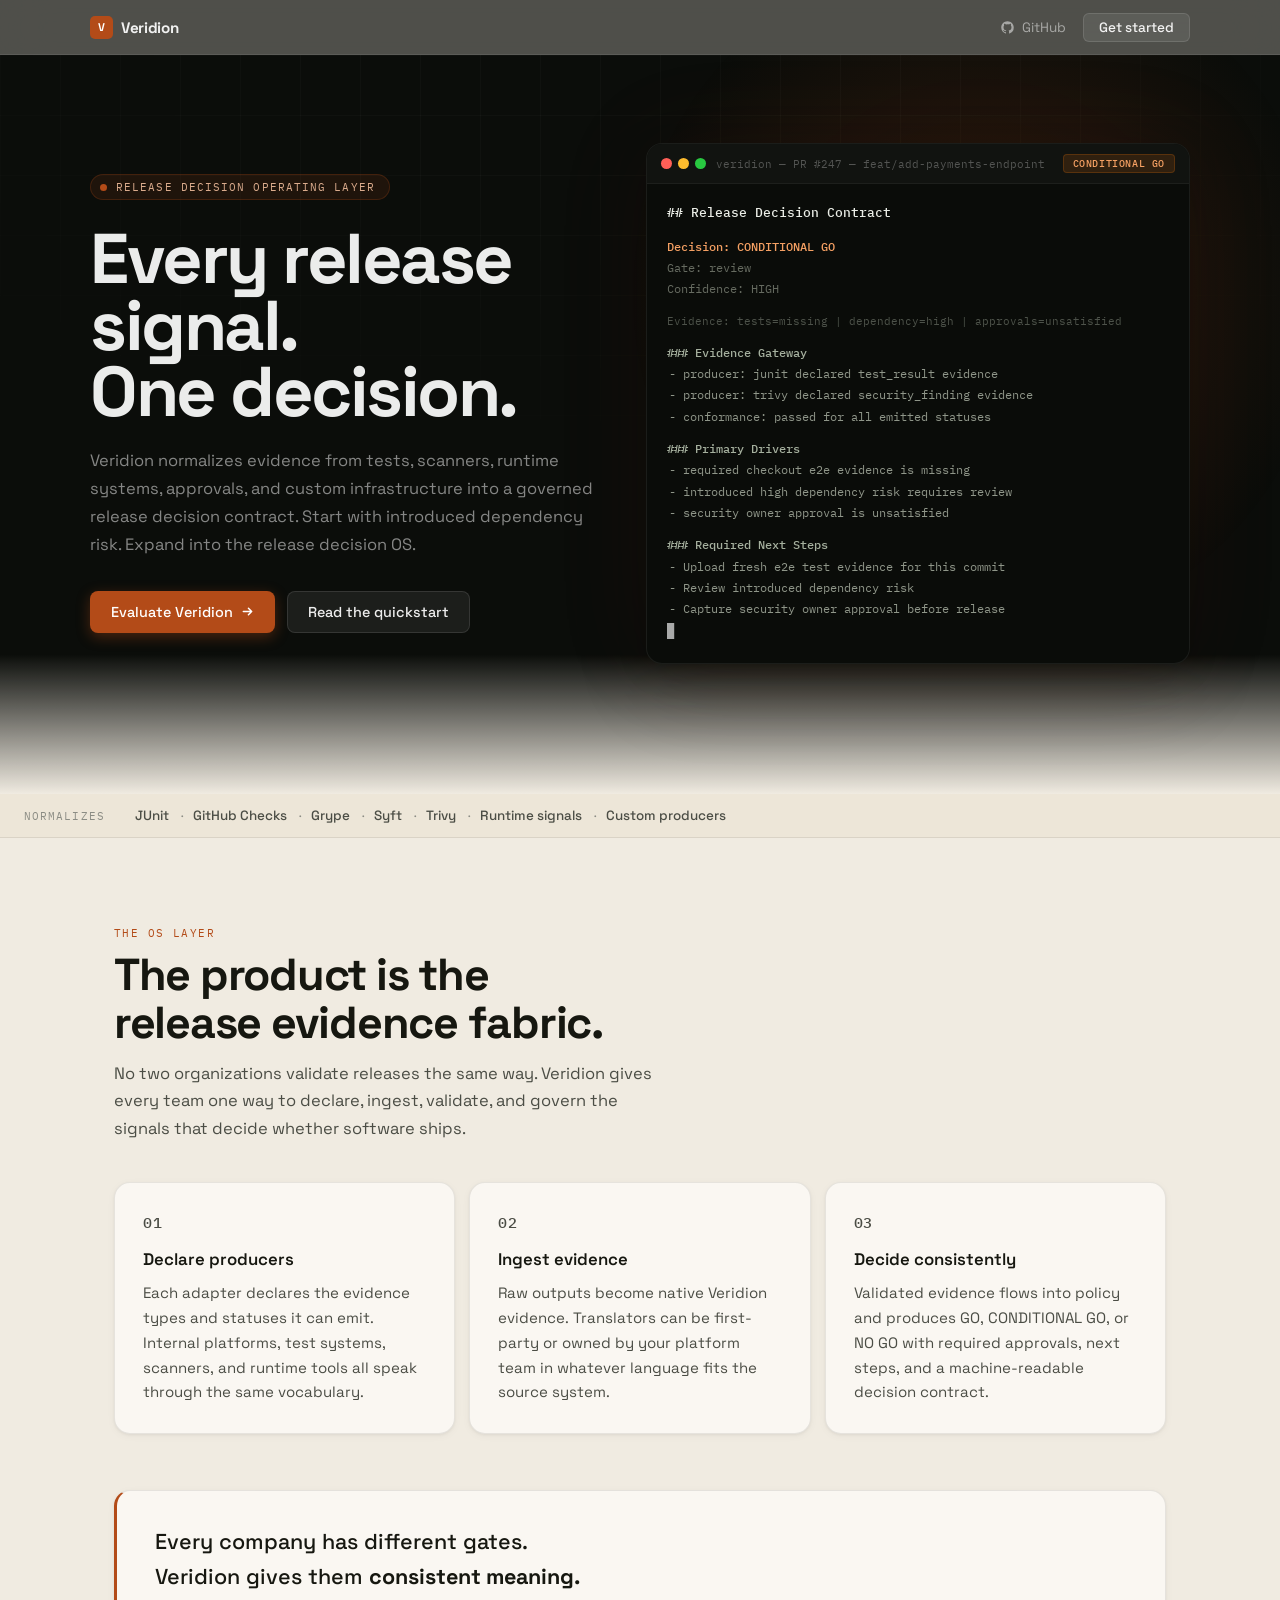
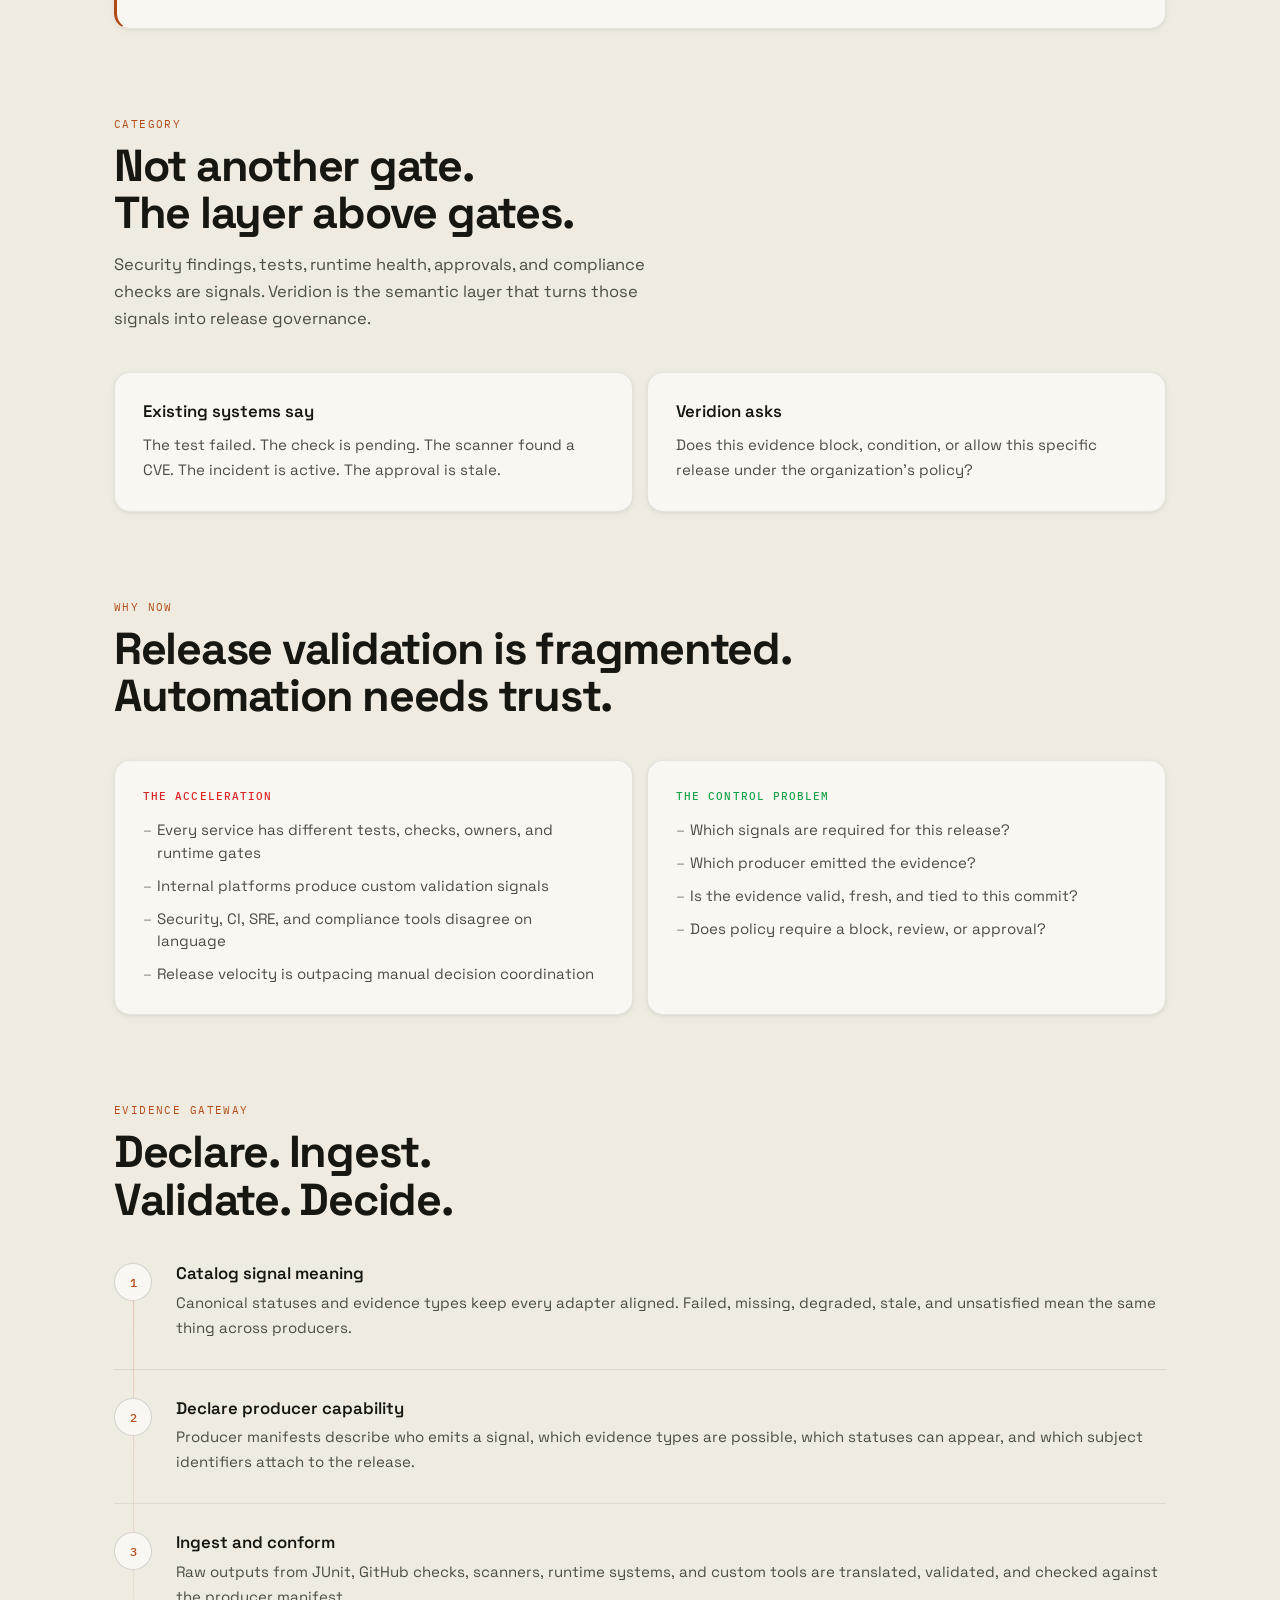
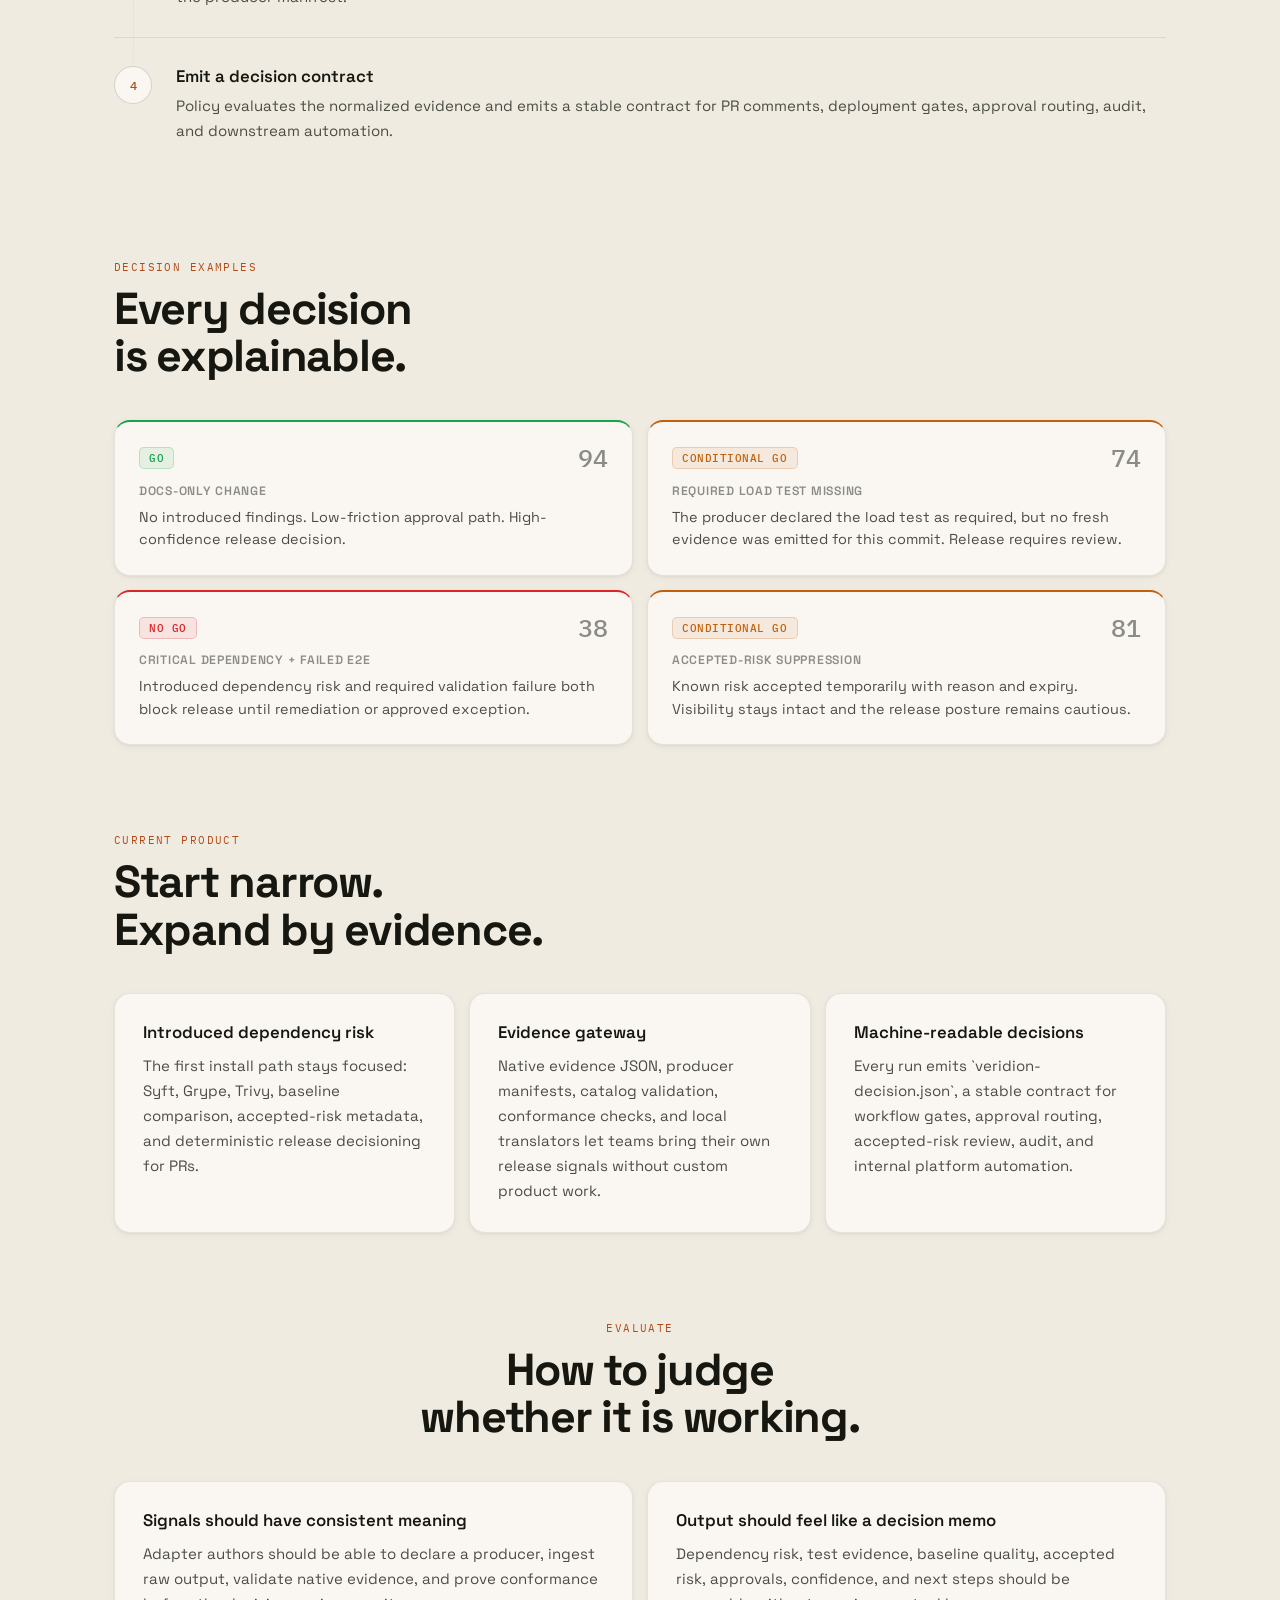
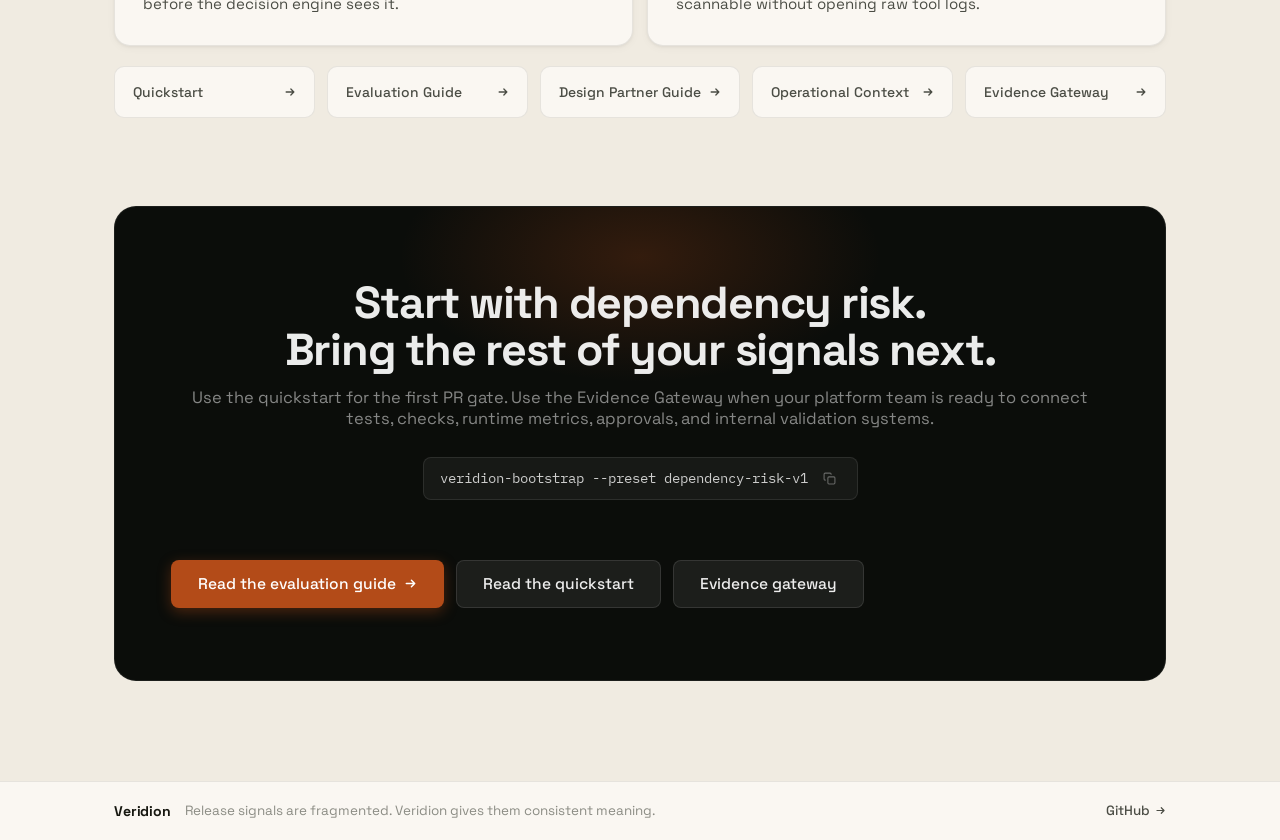
<file: site/index.html>
<!DOCTYPE html>
<html lang="en">
<head>
  <meta charset="utf-8" />
  <meta name="viewport" content="width=device-width, initial-scale=1" />
  <title>Veridion | The Release Decision Operating Layer</title>
  <meta name="description" content="Veridion normalizes release evidence from tests, scanners, runtime systems, approvals, and custom infrastructure into one governed GO, CONDITIONAL GO, or NO GO decision." />
  <meta property="og:title" content="Veridion | The Release Decision Operating Layer" />
  <meta property="og:description" content="Every organization validates releases differently. Veridion turns those signals into one consistent release decision contract." />
  <meta property="og:type" content="website" />
  <link rel="preconnect" href="https://fonts.googleapis.com" />
  <link rel="preconnect" href="https://fonts.gstatic.com" crossorigin />
  <link href="https://fonts.googleapis.com/css2?family=IBM+Plex+Mono:wght@400;500&family=Space+Grotesk:wght@300;400;500;600;700&display=swap" rel="stylesheet" />
  <link rel="stylesheet" href="styles.css" />
</head>
<body>

<!-- NAV -->
<nav class="nav" id="nav">
  <div class="nav-inner">
    <a href="/" class="nav-brand">
      <span class="nav-logo" aria-hidden="true">V</span>
      Veridion
    </a>
    <div class="nav-right">
      <a href="https://github.com/veridionhq/veridion" class="nav-link" target="_blank" rel="noopener noreferrer">
        <svg width="15" height="15" viewBox="0 0 24 24" fill="currentColor" aria-hidden="true"><path d="M12 2C6.477 2 2 6.484 2 12.017c0 4.425 2.865 8.18 6.839 9.504.5.092.682-.217.682-.483 0-.237-.008-.868-.013-1.703-2.782.605-3.369-1.343-3.369-1.343-.454-1.158-1.11-1.466-1.11-1.466-.908-.62.069-.608.069-.608 1.003.07 1.531 1.032 1.531 1.032.892 1.53 2.341 1.088 2.91.832.092-.647.35-1.088.636-1.338-2.22-.253-4.555-1.113-4.555-4.951 0-1.093.39-1.988 1.029-2.688-.103-.253-.446-1.272.098-2.65 0 0 .84-.27 2.75 1.026A9.564 9.564 0 0112 6.844c.85.004 1.705.115 2.504.337 1.909-1.296 2.747-1.027 2.747-1.027.546 1.379.202 2.398.1 2.651.64.7 1.028 1.595 1.028 2.688 0 3.848-2.339 4.695-4.566 4.943.359.309.678.92.678 1.855 0 1.338-.012 2.419-.012 2.747 0 .268.18.58.688.482A10.019 10.019 0 0022 12.017C22 6.484 17.522 2 12 2z"/></svg>
        GitHub
      </a>
      <a href="/docs/quickstart" class="nav-cta">Get started</a>
    </div>
  </div>
</nav>

<!-- HERO -->
<section class="hero">
  <div class="hero-glow" aria-hidden="true"></div>
  <div class="hero-grid-overlay" aria-hidden="true"></div>
  <div class="hero-inner">
    <div class="hero-copy">
      <div class="hero-badge">
        <span class="badge-dot" aria-hidden="true"></span>
        Release Decision Operating Layer
      </div>
      <h1>Every release signal.<br>One decision.</h1>
      <p class="hero-sub">
        Veridion normalizes evidence from tests, scanners, runtime systems, approvals, and custom infrastructure into a governed release decision contract.
        Start with introduced dependency risk. Expand into the release decision OS.
      </p>
      <div class="hero-actions">
        <a href="/docs/evaluation" class="btn btn--primary">
          Evaluate Veridion
          <svg width="13" height="13" viewBox="0 0 14 14" fill="none" aria-hidden="true"><path d="M2.5 7h9M8 3.5 11.5 7 8 10.5" stroke="currentColor" stroke-width="1.6" stroke-linecap="round" stroke-linejoin="round"/></svg>
        </a>
        <a href="/docs/quickstart" class="btn btn--ghost">
          Read the quickstart
        </a>
      </div>
    </div>

    <div class="hero-terminal" id="hero-terminal" aria-label="Example Veridion RDI output for a pull request">
      <div class="terminal-bar">
        <div class="terminal-dots" aria-hidden="true">
          <span></span><span></span><span></span>
        </div>
        <span class="terminal-title">veridion &mdash; PR #247 &mdash; feat/add-payments-endpoint</span>
        <span class="terminal-badge terminal-badge--conditional">CONDITIONAL GO</span>
      </div>
      <div class="terminal-body" id="terminal-body" aria-live="polite"></div>
    </div>
  </div>
</section>

<!-- SIGNAL BAR -->
<div class="scanner-bar" aria-label="Supported release evidence sources">
  <span class="scanner-label">Normalizes</span>
  <ul class="scanner-list" role="list">
    <li>JUnit</li>
    <li>GitHub Checks</li>
    <li>Grype</li>
    <li>Syft</li>
    <li>Trivy</li>
    <li>Runtime signals</li>
    <li>Custom producers</li>
  </ul>
</div>

<!-- MAIN CONTENT -->
<main>

  <!-- THE OS -->
  <section class="content-section reveal" aria-labelledby="wedge-heading">
    <div class="section-meta">
      <p class="eyebrow">The OS layer</p>
      <h2 id="wedge-heading">The product is the<br>release evidence fabric.</h2>
      <p class="section-intro">No two organizations validate releases the same way. Veridion gives every team one way to declare, ingest, validate, and govern the signals that decide whether software ships.</p>
    </div>
    <div class="cards-3">
      <article class="card reveal-child">
        <p class="card-num" aria-hidden="true">01</p>
        <h3>Declare producers</h3>
        <p>Each adapter declares the evidence types and statuses it can emit. Internal platforms, test systems, scanners, and runtime tools all speak through the same vocabulary.</p>
      </article>
      <article class="card reveal-child">
        <p class="card-num" aria-hidden="true">02</p>
        <h3>Ingest evidence</h3>
        <p>Raw outputs become native Veridion evidence. Translators can be first-party or owned by your platform team in whatever language fits the source system.</p>
      </article>
      <article class="card reveal-child">
        <p class="card-num" aria-hidden="true">03</p>
        <h3>Decide consistently</h3>
        <p>Validated evidence flows into policy and produces GO, CONDITIONAL GO, or NO GO with required approvals, next steps, and a machine-readable decision contract.</p>
      </article>
    </div>
  </section>

  <!-- STATEMENT BAND -->
  <div class="statement reveal">
    <p>Every company has different gates.<br>Veridion gives them <strong>consistent meaning.</strong></p>
  </div>

  <section class="content-section reveal" aria-labelledby="difference-heading">
    <div class="section-meta">
      <p class="eyebrow">Category</p>
      <h2 id="difference-heading">Not another gate.<br>The layer above gates.</h2>
      <p class="section-intro">Security findings, tests, runtime health, approvals, and compliance checks are signals. Veridion is the semantic layer that turns those signals into release governance.</p>
    </div>
    <div class="cards-2">
      <article class="card reveal-child">
        <h3>Existing systems say</h3>
        <p>The test failed. The check is pending. The scanner found a CVE. The incident is active. The approval is stale.</p>
      </article>
      <article class="card reveal-child">
        <h3>Veridion asks</h3>
        <p>Does this evidence block, condition, or allow this specific release under the organization’s policy?</p>
      </article>
    </div>
  </section>

  <!-- WHY NOW -->
  <section class="content-section reveal" aria-labelledby="why-heading">
    <div class="section-meta">
      <p class="eyebrow">Why now</p>
      <h2 id="why-heading">Release validation is fragmented.<br>Automation needs trust.</h2>
    </div>
    <div class="cards-2">
      <article class="tension-card tension-card--accel reveal-child">
        <p class="tension-label">The acceleration</p>
        <ul role="list">
          <li>Every service has different tests, checks, owners, and runtime gates</li>
          <li>Internal platforms produce custom validation signals</li>
          <li>Security, CI, SRE, and compliance tools disagree on language</li>
          <li>Release velocity is outpacing manual decision coordination</li>
        </ul>
      </article>
      <article class="tension-card tension-card--control reveal-child">
        <p class="tension-label">The control problem</p>
        <ul role="list">
          <li>Which signals are required for this release?</li>
          <li>Which producer emitted the evidence?</li>
          <li>Is the evidence valid, fresh, and tied to this commit?</li>
          <li>Does policy require a block, review, or approval?</li>
        </ul>
      </article>
    </div>
  </section>

  <!-- HOW IT WORKS -->
  <section class="content-section reveal" aria-labelledby="how-heading">
    <div class="section-meta">
      <p class="eyebrow">Evidence gateway</p>
      <h2 id="how-heading">Declare. Ingest.<br>Validate. Decide.</h2>
    </div>
    <ol class="steps" role="list">
      <li class="step reveal-child">
        <div class="step-num" aria-hidden="true">1</div>
        <div class="step-body">
          <h3>Catalog signal meaning</h3>
          <p>Canonical statuses and evidence types keep every adapter aligned. Failed, missing, degraded, stale, and unsatisfied mean the same thing across producers.</p>
        </div>
      </li>
      <li class="step reveal-child">
        <div class="step-num" aria-hidden="true">2</div>
        <div class="step-body">
          <h3>Declare producer capability</h3>
          <p>Producer manifests describe who emits a signal, which evidence types are possible, which statuses can appear, and which subject identifiers attach to the release.</p>
        </div>
      </li>
      <li class="step reveal-child">
        <div class="step-num" aria-hidden="true">3</div>
        <div class="step-body">
          <h3>Ingest and conform</h3>
          <p>Raw outputs from JUnit, GitHub checks, scanners, runtime systems, and custom tools are translated, validated, and checked against the producer manifest.</p>
        </div>
      </li>
      <li class="step reveal-child">
        <div class="step-num" aria-hidden="true">4</div>
        <div class="step-body">
          <h3>Emit a decision contract</h3>
          <p>Policy evaluates the normalized evidence and emits a stable contract for PR comments, deployment gates, approval routing, audit, and downstream automation.</p>
        </div>
      </li>
    </ol>
  </section>

  <!-- DECISION EXAMPLES -->
  <section class="content-section reveal" aria-labelledby="decisions-heading">
    <div class="section-meta">
      <p class="eyebrow">Decision examples</p>
      <h2 id="decisions-heading">Every decision<br>is explainable.</h2>
    </div>
    <div class="decisions">
      <article class="decision-card decision-card--go reveal-child">
        <div class="decision-top">
          <span class="decision-verdict decision-verdict--go">GO</span>
          <span class="decision-score" aria-label="Score 94">94</span>
        </div>
        <p class="decision-scenario">Docs-only change</p>
        <p class="decision-body">No introduced findings. Low-friction approval path. High-confidence release decision.</p>
      </article>
      <article class="decision-card decision-card--conditional reveal-child">
        <div class="decision-top">
          <span class="decision-verdict decision-verdict--conditional">CONDITIONAL GO</span>
          <span class="decision-score" aria-label="Score 74">74</span>
        </div>
        <p class="decision-scenario">Required load test missing</p>
        <p class="decision-body">The producer declared the load test as required, but no fresh evidence was emitted for this commit. Release requires review.</p>
      </article>
      <article class="decision-card decision-card--nogo reveal-child">
        <div class="decision-top">
          <span class="decision-verdict decision-verdict--nogo">NO GO</span>
          <span class="decision-score" aria-label="Score 38">38</span>
        </div>
        <p class="decision-scenario">Critical dependency + failed e2e</p>
        <p class="decision-body">Introduced dependency risk and required validation failure both block release until remediation or approved exception.</p>
      </article>
      <article class="decision-card decision-card--conditional reveal-child">
        <div class="decision-top">
          <span class="decision-verdict decision-verdict--conditional">CONDITIONAL GO</span>
          <span class="decision-score" aria-label="Score 81">81</span>
        </div>
        <p class="decision-scenario">Accepted-risk suppression</p>
        <p class="decision-body">Known risk accepted temporarily with reason and expiry. Visibility stays intact and the release posture remains cautious.</p>
      </article>
    </div>
  </section>

  <!-- MVP FEATURES -->
  <section class="content-section reveal" aria-labelledby="mvp-heading">
    <div class="section-meta">
      <p class="eyebrow">Current product</p>
      <h2 id="mvp-heading">Start narrow.<br>Expand by evidence.</h2>
    </div>
    <div class="cards-3">
      <article class="card reveal-child">
        <h3>Introduced dependency risk</h3>
        <p>The first install path stays focused: Syft, Grype, Trivy, baseline comparison, accepted-risk metadata, and deterministic release decisioning for PRs.</p>
      </article>
      <article class="card reveal-child">
        <h3>Evidence gateway</h3>
        <p>Native evidence JSON, producer manifests, catalog validation, conformance checks, and local translators let teams bring their own release signals without custom product work.</p>
      </article>
      <article class="card reveal-child">
        <h3>Machine-readable decisions</h3>
        <p>Every run emits `veridion-decision.json`, a stable contract for workflow gates, approval routing, accepted-risk review, audit, and internal platform automation.</p>
      </article>
    </div>
  </section>

  <!-- EVALUATE -->
  <section class="content-section reveal" aria-labelledby="eval-heading">
    <div class="section-meta section-meta--centered">
      <p class="eyebrow">Evaluate</p>
      <h2 id="eval-heading">How to judge<br>whether it is working.</h2>
    </div>
    <div class="cards-2">
      <article class="card reveal-child">
        <h3>Signals should have consistent meaning</h3>
        <p>Adapter authors should be able to declare a producer, ingest raw output, validate native evidence, and prove conformance before the decision engine sees it.</p>
      </article>
      <article class="card reveal-child">
        <h3>Output should feel like a decision memo</h3>
        <p>Dependency risk, test evidence, baseline quality, accepted risk, approvals, confidence, and next steps should be scannable without opening raw tool logs.</p>
      </article>
    </div>
    <div class="doc-links reveal-child" role="list">
      <a href="/docs/quickstart" class="doc-link" role="listitem">
        Quickstart
        <svg width="12" height="12" viewBox="0 0 14 14" fill="none" aria-hidden="true"><path d="M2.5 7h9M8 3.5 11.5 7 8 10.5" stroke="currentColor" stroke-width="1.5" stroke-linecap="round" stroke-linejoin="round"/></svg>
      </a>
      <a href="/docs/evaluation" class="doc-link" role="listitem">
        Evaluation Guide
        <svg width="12" height="12" viewBox="0 0 14 14" fill="none" aria-hidden="true"><path d="M2.5 7h9M8 3.5 11.5 7 8 10.5" stroke="currentColor" stroke-width="1.5" stroke-linecap="round" stroke-linejoin="round"/></svg>
      </a>
      <a href="/docs/design-partner" class="doc-link" role="listitem">
        Design Partner Guide
        <svg width="12" height="12" viewBox="0 0 14 14" fill="none" aria-hidden="true"><path d="M2.5 7h9M8 3.5 11.5 7 8 10.5" stroke="currentColor" stroke-width="1.5" stroke-linecap="round" stroke-linejoin="round"/></svg>
      </a>
      <a href="/docs/operational-context" class="doc-link" role="listitem">
        Operational Context
        <svg width="12" height="12" viewBox="0 0 14 14" fill="none" aria-hidden="true"><path d="M2.5 7h9M8 3.5 11.5 7 8 10.5" stroke="currentColor" stroke-width="1.5" stroke-linecap="round" stroke-linejoin="round"/></svg>
      </a>
      <a href="/docs/evidence-gateway" class="doc-link" role="listitem">
        Evidence Gateway
        <svg width="12" height="12" viewBox="0 0 14 14" fill="none" aria-hidden="true"><path d="M2.5 7h9M8 3.5 11.5 7 8 10.5" stroke="currentColor" stroke-width="1.5" stroke-linecap="round" stroke-linejoin="round"/></svg>
      </a>
    </div>
  </section>

  <!-- CTA -->
  <section class="cta-section reveal" id="quickstart" aria-labelledby="cta-heading">
    <div class="cta-inner">
      <div class="cta-glow" aria-hidden="true"></div>
      <h2 id="cta-heading">Start with dependency risk.<br>Bring the rest of your signals next.</h2>
      <p>Use the quickstart for the first PR gate. Use the Evidence Gateway when your platform team is ready to connect tests, checks, runtime metrics, approvals, and internal validation systems.</p>
      <div class="cta-code" role="group" aria-label="Bootstrap command">
        <code id="cta-code-text">veridion-bootstrap --preset dependency-risk-v1</code>
        <button class="copy-btn" id="copy-btn" aria-label="Copy command to clipboard" title="Copy">
          <svg class="icon-copy" width="13" height="13" viewBox="0 0 24 24" fill="none" stroke="currentColor" stroke-width="2" aria-hidden="true"><rect x="9" y="9" width="13" height="13" rx="2"/><path d="M5 15H4a2 2 0 01-2-2V4a2 2 0 012-2h9a2 2 0 012 2v1"/></svg>
          <svg class="icon-check" width="13" height="13" viewBox="0 0 24 24" fill="none" stroke="currentColor" stroke-width="2.5" aria-hidden="true"><path d="M20 6L9 17l-5-5" stroke-linecap="round" stroke-linejoin="round"/></svg>
        </button>
      </div>
      <div class="hero-actions">
        <a href="/docs/evaluation" class="btn btn--primary btn--large">
          Read the evaluation guide
          <svg width="13" height="13" viewBox="0 0 14 14" fill="none" aria-hidden="true"><path d="M2.5 7h9M8 3.5 11.5 7 8 10.5" stroke="currentColor" stroke-width="1.6" stroke-linecap="round" stroke-linejoin="round"/></svg>
        </a>
        <a href="/docs/quickstart" class="btn btn--ghost btn--large">
          Read the quickstart
        </a>
        <a href="/docs/evidence-gateway" class="btn btn--ghost btn--large">
          Evidence gateway
        </a>
      </div>
    </div>
  </section>

</main>

<!-- FOOTER -->
<footer class="footer">
  <div class="footer-inner">
    <span class="footer-brand">Veridion</span>
    <span class="footer-tagline">Release signals are fragmented. Veridion gives them consistent meaning.</span>
    <a href="https://github.com/veridionhq/veridion" class="footer-gh" target="_blank" rel="noopener noreferrer">
      GitHub
      <svg width="11" height="11" viewBox="0 0 14 14" fill="none" aria-hidden="true"><path d="M2.5 7h9M8 3.5 11.5 7 8 10.5" stroke="currentColor" stroke-width="1.5" stroke-linecap="round" stroke-linejoin="round"/></svg>
    </a>
  </div>
</footer>

<script>
(function () {
  'use strict';

  // ── Terminal animation ──────────────────────────────────────────
  var LINES = [
    { t: '## Release Decision Contract', c: 'h2' },
    { t: '', c: 'blank' },
    { t: 'Decision:   CONDITIONAL GO', c: 'decision-cond' },
    { t: 'Gate:       review', c: 'kv' },
    { t: 'Confidence: HIGH', c: 'kv' },
    { t: '', c: 'blank' },
    { t: 'Evidence: tests=missing | dependency=high | approvals=unsatisfied', c: 'summary' },
    { t: '', c: 'blank' },
    { t: '### Evidence Gateway', c: 'h3' },
    { t: '- producer: junit declared test_result evidence', c: 'li' },
    { t: '- producer: trivy declared security_finding evidence', c: 'li' },
    { t: '- conformance: passed for all emitted statuses', c: 'li' },
    { t: '', c: 'blank' },
    { t: '### Primary Drivers', c: 'h3' },
    { t: '- required checkout e2e evidence is missing', c: 'li' },
    { t: '- introduced high dependency risk requires review', c: 'li' },
    { t: '- security owner approval is unsatisfied', c: 'li' },
    { t: '', c: 'blank' },
    { t: '### Required Next Steps', c: 'h3' },
    { t: '- Upload fresh e2e test evidence for this commit', c: 'li' },
    { t: '- Review introduced dependency risk', c: 'li' },
    { t: '- Capture security owner approval before release', c: 'li' },
  ];

  var terminalBody = document.getElementById('terminal-body');
  var terminalStarted = false;

  function renderTerminal() {
    if (terminalStarted) return;
    terminalStarted = true;
    terminalBody.innerHTML = '';

    LINES.forEach(function (line, i) {
      var el = document.createElement('div');
      el.className = 'tl tl--' + line.c;
      el.textContent = line.t || '\u00a0';
      el.style.animationDelay = (i * 65) + 'ms';
      terminalBody.appendChild(el);
    });

    var cursor = document.createElement('span');
    cursor.className = 'terminal-cursor';
    cursor.setAttribute('aria-hidden', 'true');
    cursor.textContent = '\u2588';
    terminalBody.appendChild(cursor);
  }

  var tObs = new IntersectionObserver(function (entries) {
    if (entries[0].isIntersecting) {
      setTimeout(renderTerminal, 200);
      tObs.disconnect();
    }
  }, { threshold: 0.15 });
  tObs.observe(document.getElementById('hero-terminal'));

  // ── Scroll reveal ───────────────────────────────────────────────
  var revealObs = new IntersectionObserver(function (entries) {
    entries.forEach(function (entry) {
      if (!entry.isIntersecting) return;
      entry.target.classList.add('is-revealed');
      var children = entry.target.querySelectorAll('.reveal-child');
      children.forEach(function (child, i) {
        setTimeout(function () { child.classList.add('is-revealed'); }, i * 90);
      });
    });
  }, { threshold: 0.07, rootMargin: '0px 0px -28px 0px' });

  document.querySelectorAll('.reveal').forEach(function (el) {
    revealObs.observe(el);
  });

  // ── Nav scroll shadow ───────────────────────────────────────────
  var nav = document.getElementById('nav');
  window.addEventListener('scroll', function () {
    nav.classList.toggle('nav--scrolled', window.scrollY > 60);
  }, { passive: true });

  // ── Copy button ─────────────────────────────────────────────────
  var copyBtn = document.getElementById('copy-btn');
  var codeText = document.getElementById('cta-code-text');
  copyBtn.addEventListener('click', function () {
    navigator.clipboard.writeText(codeText.textContent.trim()).then(function () {
      copyBtn.classList.add('copied');
      setTimeout(function () { copyBtn.classList.remove('copied'); }, 2200);
    });
  });
}());
</script>
</body>
</html>
</file>
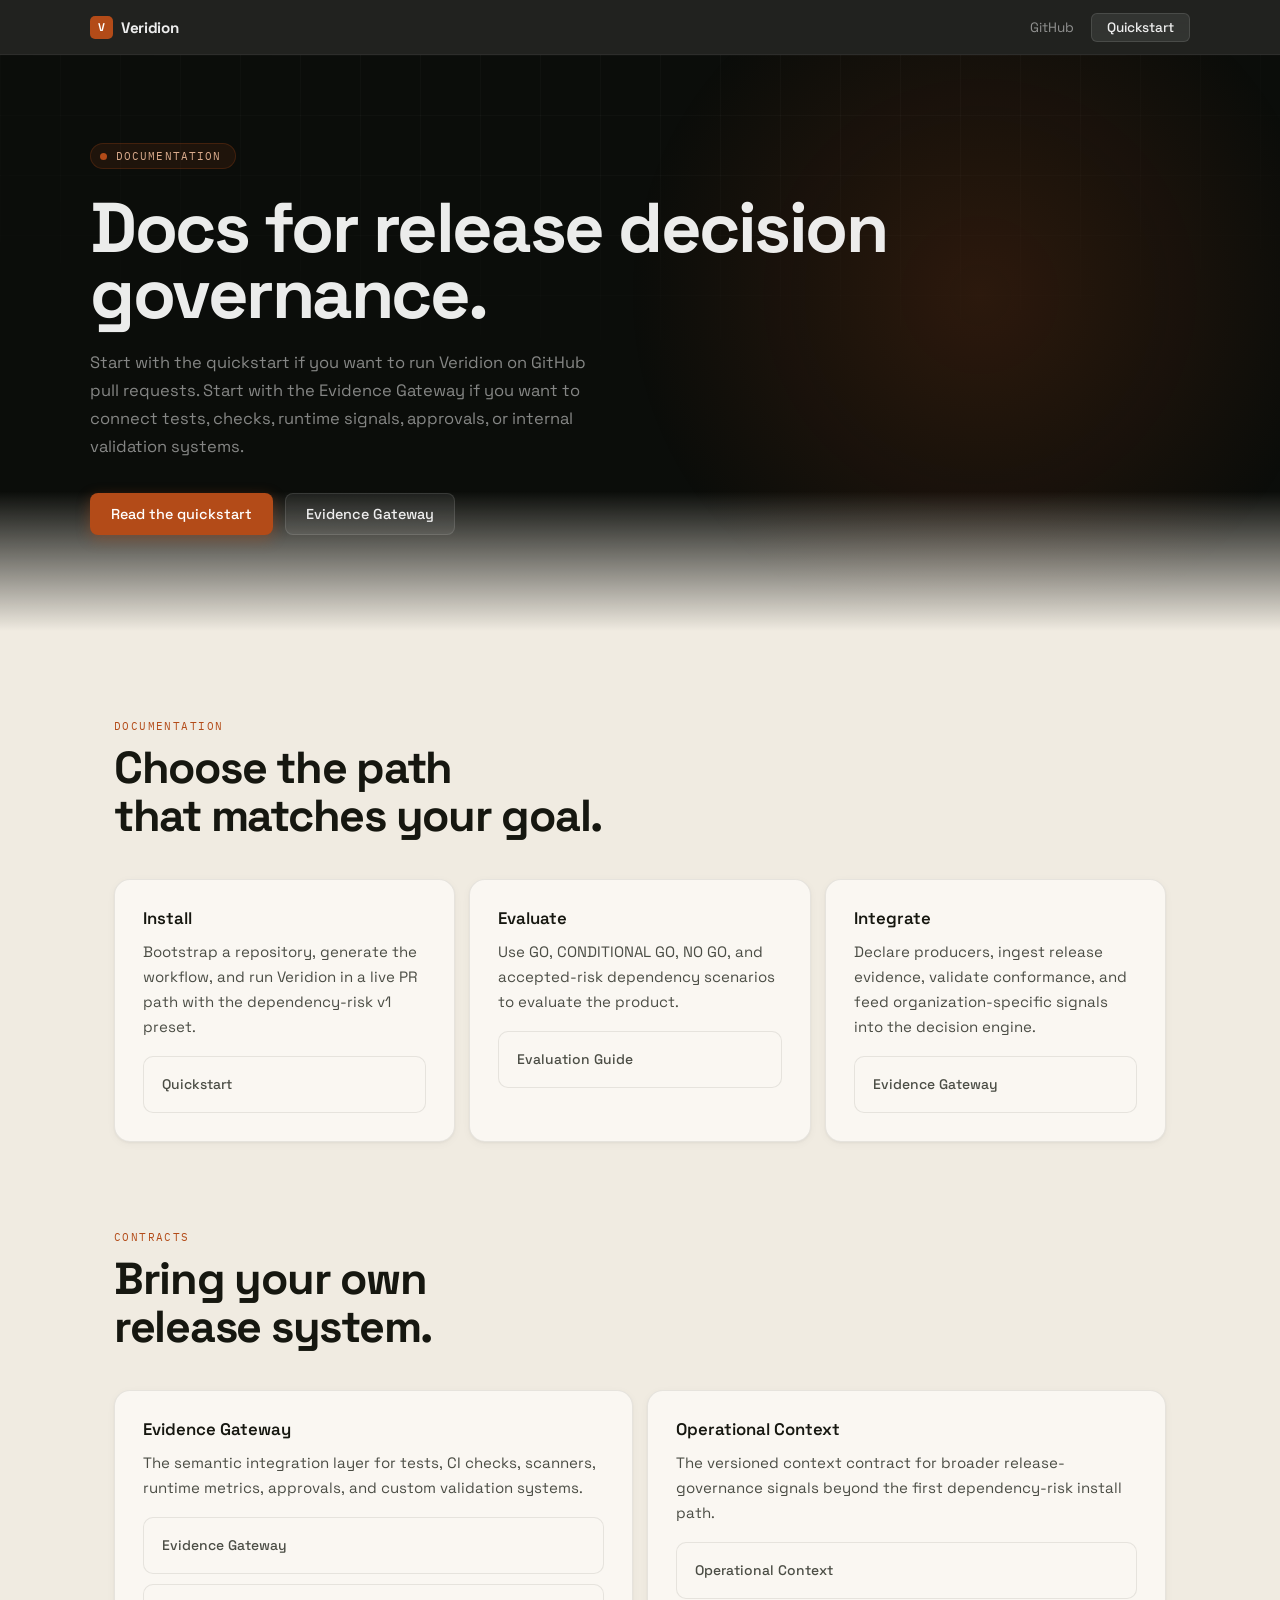
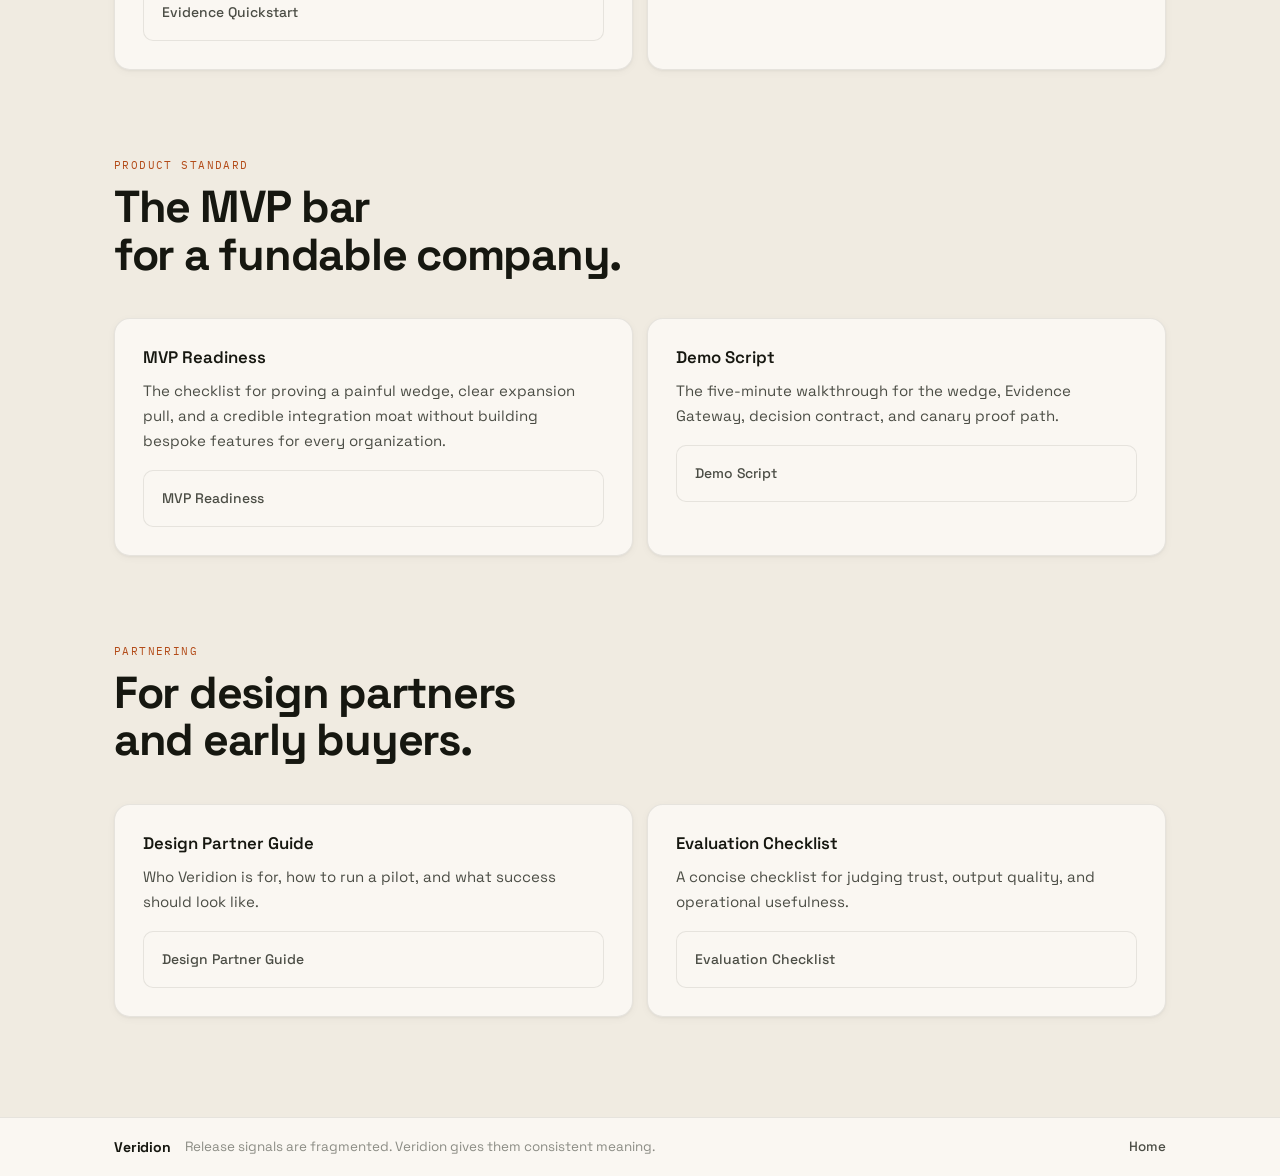
<file: site/docs/index.html>
<!DOCTYPE html>
<html lang="en">
<head>
  <meta charset="utf-8" />
  <meta name="viewport" content="width=device-width, initial-scale=1" />
  <title>Veridion Docs</title>
  <meta name="description" content="Documentation for Veridion, the release decision operating layer and evidence gateway." />
  <link rel="preconnect" href="https://fonts.googleapis.com" />
  <link rel="preconnect" href="https://fonts.gstatic.com" crossorigin />
  <link href="https://fonts.googleapis.com/css2?family=IBM+Plex+Mono:wght@400;500&family=Space+Grotesk:wght@300;400;500;600;700&display=swap" rel="stylesheet" />
  <link rel="stylesheet" href="../styles.css" />
</head>
<body>
<nav class="nav nav--scrolled" id="nav">
  <div class="nav-inner">
    <a href="/" class="nav-brand">
      <span class="nav-logo" aria-hidden="true">V</span>
      Veridion
    </a>
    <div class="nav-right">
      <a href="https://github.com/veridionhq/veridion" class="nav-link" target="_blank" rel="noopener noreferrer">GitHub</a>
      <a href="/docs/quickstart" class="nav-cta">Quickstart</a>
    </div>
  </div>
</nav>

<section class="hero" style="padding-bottom:96px;">
  <div class="hero-glow" aria-hidden="true"></div>
  <div class="hero-grid-overlay" aria-hidden="true"></div>
  <div class="hero-inner" style="grid-template-columns:minmax(0,1fr);">
    <div class="hero-copy">
      <div class="hero-badge">
        <span class="badge-dot" aria-hidden="true"></span>
        Documentation
      </div>
      <h1>Docs for release decision governance.</h1>
      <p class="hero-sub">
        Start with the quickstart if you want to run Veridion on GitHub pull requests.
        Start with the Evidence Gateway if you want to connect tests, checks, runtime signals, approvals, or internal validation systems.
      </p>
      <div class="hero-actions">
        <a href="/docs/quickstart" class="btn btn--primary">Read the quickstart</a>
        <a href="/docs/evidence-gateway" class="btn btn--ghost">Evidence Gateway</a>
      </div>
    </div>
  </div>
</section>

<main>
  <section class="content-section reveal is-revealed" aria-labelledby="docs-heading">
    <div class="section-meta">
      <p class="eyebrow">Documentation</p>
      <h2 id="docs-heading">Choose the path<br>that matches your goal.</h2>
    </div>
    <div class="cards-3">
      <article class="card">
        <h3>Install</h3>
        <p>Bootstrap a repository, generate the workflow, and run Veridion in a live PR path with the dependency-risk v1 preset.</p>
        <p style="margin-top:16px;"><a href="/docs/quickstart" class="doc-link">Quickstart</a></p>
      </article>
      <article class="card">
        <h3>Evaluate</h3>
        <p>Use GO, CONDITIONAL GO, NO GO, and accepted-risk dependency scenarios to evaluate the product.</p>
        <p style="margin-top:16px;"><a href="/docs/evaluation" class="doc-link">Evaluation Guide</a></p>
      </article>
      <article class="card">
        <h3>Integrate</h3>
        <p>Declare producers, ingest release evidence, validate conformance, and feed organization-specific signals into the decision engine.</p>
        <p style="margin-top:16px;"><a href="/docs/evidence-gateway" class="doc-link">Evidence Gateway</a></p>
      </article>
    </div>
  </section>

  <section class="content-section reveal is-revealed" aria-labelledby="contracts-heading">
    <div class="section-meta">
      <p class="eyebrow">Contracts</p>
      <h2 id="contracts-heading">Bring your own<br>release system.</h2>
    </div>
    <div class="cards-2">
      <article class="card">
        <h3>Evidence Gateway</h3>
        <p>The semantic integration layer for tests, CI checks, scanners, runtime metrics, approvals, and custom validation systems.</p>
        <p style="margin-top:16px;"><a href="/docs/evidence-gateway" class="doc-link">Evidence Gateway</a></p>
        <p style="margin-top:10px;"><a href="/docs/evidence-quickstart" class="doc-link">Evidence Quickstart</a></p>
      </article>
      <article class="card">
        <h3>Operational Context</h3>
        <p>The versioned context contract for broader release-governance signals beyond the first dependency-risk install path.</p>
        <p style="margin-top:16px;"><a href="/docs/operational-context" class="doc-link">Operational Context</a></p>
      </article>
    </div>
  </section>

  <section class="content-section reveal is-revealed" aria-labelledby="mvp-heading">
    <div class="section-meta">
      <p class="eyebrow">Product standard</p>
      <h2 id="mvp-heading">The MVP bar<br>for a fundable company.</h2>
    </div>
    <div class="cards-2">
      <article class="card">
        <h3>MVP Readiness</h3>
        <p>The checklist for proving a painful wedge, clear expansion pull, and a credible integration moat without building bespoke features for every organization.</p>
        <p style="margin-top:16px;"><a href="/docs/mvp-readiness" class="doc-link">MVP Readiness</a></p>
      </article>
      <article class="card">
        <h3>Demo Script</h3>
        <p>The five-minute walkthrough for the wedge, Evidence Gateway, decision contract, and canary proof path.</p>
        <p style="margin-top:16px;"><a href="/docs/demo-script" class="doc-link">Demo Script</a></p>
      </article>
    </div>
  </section>

  <section class="content-section reveal is-revealed" aria-labelledby="partner-heading">
    <div class="section-meta">
      <p class="eyebrow">Partnering</p>
      <h2 id="partner-heading">For design partners<br>and early buyers.</h2>
    </div>
    <div class="cards-2">
      <article class="card">
        <h3>Design Partner Guide</h3>
        <p>Who Veridion is for, how to run a pilot, and what success should look like.</p>
        <p style="margin-top:16px;"><a href="/docs/design-partner" class="doc-link">Design Partner Guide</a></p>
      </article>
      <article class="card">
        <h3>Evaluation Checklist</h3>
        <p>A concise checklist for judging trust, output quality, and operational usefulness.</p>
        <p style="margin-top:16px;"><a href="/docs/checklist" class="doc-link">Evaluation Checklist</a></p>
      </article>
    </div>
  </section>
</main>

<footer class="footer">
  <div class="footer-inner">
    <span class="footer-brand">Veridion</span>
    <span class="footer-tagline">Release signals are fragmented. Veridion gives them consistent meaning.</span>
    <a href="/" class="footer-gh">Home</a>
  </div>
</footer>
</body>
</html>
</file>
<file: site/styles.css>
/* ═══════════════════════════════════════════════════════════════
   TOKENS
   ═══════════════════════════════════════════════════════════════ */
:root {
  /* Warm palette */
  --bg:          #f0ebe1;
  --surface:     #faf7f2;
  --surface-2:   #ede6d8;
  --line:        rgba(24, 22, 16, 0.09);
  --line-strong: rgba(24, 22, 16, 0.16);
  --ink:         #161710;
  --ink-2:       #4b4d45;
  --ink-3:       #8b8c84;
  --accent:      #b34b18;
  --accent-deep: #7a2e0b;
  --accent-soft: rgba(179, 75, 24, 0.10);

  /* Dark palette */
  --dark:        #0b0d0a;
  --dark-s:      #131410;
  --dark-line:   rgba(255, 255, 255, 0.07);
  --dark-ink:    rgba(255, 255, 255, 0.92);
  --dark-ink-2:  rgba(255, 255, 255, 0.50);

  /* Decision colors */
  --go:        #16a34a;
  --go-bg:     rgba(22, 163, 74, 0.09);
  --go-bd:     rgba(22, 163, 74, 0.22);
  --cond:      #c2610d;
  --cond-bg:   rgba(194, 97, 13, 0.09);
  --cond-bd:   rgba(194, 97, 13, 0.22);
  --nogo:      #dc2626;
  --nogo-bg:   rgba(220, 38, 38, 0.09);
  --nogo-bd:   rgba(220, 38, 38, 0.22);

  /* Terminal palette */
  --term-bg:     #0a0c09;
  --term-bar:    #111310;
  --term-ink:    rgba(225, 232, 218, 0.88);
  --term-muted:  rgba(175, 182, 165, 0.56);
  --term-h:      rgba(245, 248, 240, 0.96);
  --term-cond:   #f5a063;
  --term-go:     #6ee79e;
  --term-nogo:   #f87272;
  --term-dim:    rgba(165, 172, 158, 0.44);

  /* Shadows */
  --sh-xs: 0 1px 3px rgba(0,0,0,.05), 0 2px 8px rgba(0,0,0,.04);
  --sh-sm: 0 2px 8px rgba(0,0,0,.06), 0 8px 24px rgba(0,0,0,.05);
  --sh-md: 0 4px 16px rgba(0,0,0,.07), 0 16px 48px rgba(0,0,0,.07);
  --sh-lg: 0 8px 32px rgba(0,0,0,.10), 0 32px 80px rgba(0,0,0,.10);

  /* Shape */
  --r:    10px;
  --r-lg: 16px;
  --r-xl: 22px;

  --max-w: 1100px;
  --pad:   clamp(16px, 4vw, 24px);
}

/* ═══════════════════════════════════════════════════════════════
   RESET
   ═══════════════════════════════════════════════════════════════ */
*, *::before, *::after { box-sizing: border-box; margin: 0; }
html { scroll-behavior: smooth; }
body {
  font-family: 'Space Grotesk', system-ui, sans-serif;
  background: var(--bg);
  color: var(--ink);
  -webkit-font-smoothing: antialiased;
  overflow-x: hidden;
}
a { color: inherit; text-decoration: none; }
ul, ol { list-style: none; padding: 0; }
em { font-style: italic; }

/* ═══════════════════════════════════════════════════════════════
   TYPOGRAPHY
   ═══════════════════════════════════════════════════════════════ */
h1 {
  font-size: clamp(3rem, 5.5vw, 5.4rem);
  font-weight: 700;
  line-height: 0.94;
  letter-spacing: -0.035em;
  color: var(--dark-ink);
}
h2 {
  font-size: clamp(2rem, 3.5vw, 3.1rem);
  font-weight: 700;
  line-height: 1.06;
  letter-spacing: -0.028em;
}
h3 {
  font-size: 1.05rem;
  font-weight: 600;
  line-height: 1.3;
}

/* ═══════════════════════════════════════════════════════════════
   NAV
   ═══════════════════════════════════════════════════════════════ */
.nav {
  position: sticky;
  top: 0;
  z-index: 200;
  padding: 0 var(--pad);
  background: rgba(11, 13, 10, 0.70);
  border-bottom: 1px solid var(--dark-line);
  backdrop-filter: blur(24px);
  -webkit-backdrop-filter: blur(24px);
  transition: background 0.3s ease, border-color 0.3s ease;
}
.nav--scrolled {
  background: rgba(11, 13, 10, 0.90);
  border-bottom-color: rgba(255,255,255,0.05);
}
.nav-inner {
  display: flex;
  align-items: center;
  justify-content: space-between;
  height: 54px;
  max-width: var(--max-w);
  margin: 0 auto;
}
.nav-brand {
  display: flex;
  align-items: center;
  gap: 8px;
  font-weight: 700;
  font-size: 0.95rem;
  letter-spacing: -0.02em;
  color: var(--dark-ink);
}
.nav-logo {
  display: inline-flex;
  align-items: center;
  justify-content: center;
  width: 23px;
  height: 23px;
  background: var(--accent);
  color: #fff;
  font-size: 0.7rem;
  font-weight: 700;
  border-radius: 5px;
  flex-shrink: 0;
}
.nav-right {
  display: flex;
  align-items: center;
  gap: 4px;
}
.nav-link {
  display: flex;
  align-items: center;
  gap: 7px;
  padding: 5px 13px;
  font-size: 0.85rem;
  color: var(--dark-ink-2);
  border-radius: 6px;
  transition: color 0.15s, background 0.15s;
}
.nav-link:hover {
  color: var(--dark-ink);
  background: rgba(255,255,255,0.06);
}
.nav-cta {
  padding: 5px 15px;
  background: rgba(255,255,255,0.08);
  border: 1px solid rgba(255,255,255,0.11);
  border-radius: 6px;
  font-size: 0.85rem;
  font-weight: 500;
  color: var(--dark-ink);
  transition: background 0.15s, border-color 0.15s;
}
.nav-cta:hover {
  background: rgba(255,255,255,0.14);
  border-color: rgba(255,255,255,0.18);
}

/* ═══════════════════════════════════════════════════════════════
   HERO
   ═══════════════════════════════════════════════════════════════ */
.hero {
  position: relative;
  background: var(--dark);
  padding: 88px var(--pad) 130px;
  overflow: hidden;
}
.hero-glow {
  position: absolute;
  top: -160px;
  right: -100px;
  width: 800px;
  height: 800px;
  background: radial-gradient(circle at center, rgba(179,75,24,0.20) 0%, transparent 62%);
  pointer-events: none;
  will-change: transform;
}
.hero-grid-overlay {
  position: absolute;
  inset: 0;
  background-image:
    linear-gradient(rgba(255,255,255,0.025) 1px, transparent 1px),
    linear-gradient(90deg, rgba(255,255,255,0.025) 1px, transparent 1px);
  background-size: 60px 60px;
  mask-image: radial-gradient(ellipse 80% 60% at 50% 0%, black 30%, transparent 100%);
  -webkit-mask-image: radial-gradient(ellipse 80% 60% at 50% 0%, black 30%, transparent 100%);
  pointer-events: none;
}
.hero::after {
  content: '';
  position: absolute;
  bottom: 0;
  left: 0;
  right: 0;
  height: 140px;
  background: linear-gradient(to bottom, transparent, var(--bg));
  pointer-events: none;
  z-index: 1;
}
.hero-inner {
  position: relative;
  z-index: 2;
  display: grid;
  grid-template-columns: minmax(0, 1fr) minmax(0, 1.08fr);
  gap: 52px;
  align-items: center;
  max-width: var(--max-w);
  margin: 0 auto;
}
.hero-badge {
  display: inline-flex;
  align-items: center;
  gap: 9px;
  padding: 5px 14px 5px 9px;
  background: rgba(179, 75, 24, 0.12);
  border: 1px solid rgba(179, 75, 24, 0.24);
  border-radius: 20px;
  font-family: 'IBM Plex Mono', monospace;
  font-size: 0.68rem;
  letter-spacing: 0.10em;
  text-transform: uppercase;
  color: rgba(240, 188, 155, 0.90);
  margin-bottom: 26px;
}
.badge-dot {
  width: 7px;
  height: 7px;
  background: var(--accent);
  border-radius: 50%;
  flex-shrink: 0;
  animation: dot-pulse 2.2s ease-in-out infinite;
}
@keyframes dot-pulse {
  0%, 100% { opacity: 1; transform: scale(1); }
  50%       { opacity: 0.45; transform: scale(0.75); }
}
.hero-sub {
  margin-top: 22px;
  font-size: 1.03rem;
  line-height: 1.70;
  color: var(--dark-ink-2);
  max-width: 46ch;
}
.hero-actions {
  display: flex;
  flex-wrap: wrap;
  gap: 12px;
  margin-top: 32px;
}

/* ═══════════════════════════════════════════════════════════════
   BUTTONS
   ═══════════════════════════════════════════════════════════════ */
.btn {
  display: inline-flex;
  align-items: center;
  gap: 8px;
  padding: 11px 20px;
  border-radius: 8px;
  font-size: 0.9rem;
  font-weight: 500;
  border: 1px solid transparent;
  cursor: pointer;
  transition: transform 0.15s ease, box-shadow 0.15s ease, background 0.15s ease, border-color 0.15s ease;
}
.btn:hover  { transform: translateY(-1px); }
.btn:active { transform: translateY(0); }

.btn--primary {
  background: var(--accent);
  color: #fff;
  box-shadow: 0 4px 14px rgba(179, 75, 24, 0.38);
}
.btn--primary:hover {
  background: #c05520;
  box-shadow: 0 6px 22px rgba(179, 75, 24, 0.50);
}
.btn--ghost {
  background: rgba(255, 255, 255, 0.07);
  border-color: rgba(255, 255, 255, 0.11);
  color: var(--dark-ink);
}
.btn--ghost:hover {
  background: rgba(255, 255, 255, 0.12);
  border-color: rgba(255, 255, 255, 0.18);
}
.btn--large {
  padding: 13px 26px;
  font-size: 0.975rem;
}

/* ═══════════════════════════════════════════════════════════════
   TERMINAL
   ═══════════════════════════════════════════════════════════════ */
.hero-terminal {
  background: var(--term-bg);
  border: 1px solid rgba(255, 255, 255, 0.07);
  border-radius: var(--r-lg);
  overflow: hidden;
  box-shadow: var(--sh-lg), 0 0 100px rgba(179, 75, 24, 0.09);
}
.terminal-bar {
  display: flex;
  align-items: center;
  gap: 10px;
  padding: 10px 14px;
  background: var(--term-bar);
  border-bottom: 1px solid rgba(255,255,255,0.05);
}
.terminal-dots {
  display: flex;
  gap: 6px;
  flex-shrink: 0;
}
.terminal-dots span {
  width: 11px;
  height: 11px;
  border-radius: 50%;
}
.terminal-dots span:nth-child(1) { background: #ff5f57; }
.terminal-dots span:nth-child(2) { background: #febc2e; }
.terminal-dots span:nth-child(3) { background: #28c840; }
.terminal-title {
  flex: 1;
  font-family: 'IBM Plex Mono', monospace;
  font-size: 0.68rem;
  color: rgba(255,255,255,0.28);
  white-space: nowrap;
  overflow: hidden;
  text-overflow: ellipsis;
}
.terminal-badge {
  flex-shrink: 0;
  font-family: 'IBM Plex Mono', monospace;
  font-size: 0.63rem;
  font-weight: 500;
  letter-spacing: 0.06em;
  text-transform: uppercase;
  padding: 2px 9px;
  border-radius: 4px;
}
.terminal-badge--conditional {
  background: rgba(194,97,13,0.18);
  color: var(--term-cond);
  border: 1px solid rgba(194,97,13,0.28);
}
.terminal-body {
  padding: 18px 20px 22px;
  font-family: 'IBM Plex Mono', monospace;
  font-size: 0.775rem;
  line-height: 1.72;
  color: var(--term-ink);
  min-height: 360px;
}

/* Terminal line types */
.tl {
  display: block;
  opacity: 0;
  animation: tl-appear 0.22s ease forwards;
}
@keyframes tl-appear {
  from { opacity: 0; transform: translateX(-3px); }
  to   { opacity: 1; transform: translateX(0); }
}
.tl--blank   { line-height: 0.9; }
.tl--h2      { color: var(--term-h); font-weight: 500; font-size: 0.82rem; }
.tl--h3      { color: rgba(200,212,192,0.82); font-weight: 500; }
.tl--decision-cond  { color: var(--term-cond); font-weight: 500; }
.tl--decision-go    { color: var(--term-go);   font-weight: 500; }
.tl--decision-nogo  { color: var(--term-nogo); font-weight: 500; }
.tl--kv      { color: var(--term-muted); }
.tl--summary { color: var(--term-dim); font-size: 0.71rem; }
.tl--li      { color: rgba(188,196,180,0.75); padding-left: 2px; }

.terminal-cursor {
  display: inline-block;
  color: rgba(255,255,255,0.65);
  font-size: 0.78rem;
  animation: cursor-blink 1.1s step-end infinite;
}
@keyframes cursor-blink {
  0%, 100% { opacity: 1; }
  50%       { opacity: 0; }
}

/* ═══════════════════════════════════════════════════════════════
   SCANNER BAR
   ═══════════════════════════════════════════════════════════════ */
.scanner-bar {
  display: flex;
  align-items: center;
  gap: 18px;
  padding: 13px var(--pad);
  background: var(--surface-2);
  border-bottom: 1px solid var(--line);
}
.scanner-label {
  font-family: 'IBM Plex Mono', monospace;
  font-size: 0.67rem;
  letter-spacing: 0.10em;
  text-transform: uppercase;
  color: var(--ink-3);
  white-space: nowrap;
}
.scanner-list {
  display: flex;
  flex-wrap: wrap;
  align-items: center;
}
.scanner-list li {
  font-size: 0.84rem;
  font-weight: 500;
  color: var(--ink-2);
  padding: 0 12px;
  position: relative;
}
.scanner-list li + li::before {
  content: '·';
  position: absolute;
  left: 0;
  color: var(--ink-3);
  font-weight: 400;
}

/* ═══════════════════════════════════════════════════════════════
   MAIN LAYOUT
   ═══════════════════════════════════════════════════════════════ */
main {
  max-width: var(--max-w);
  margin: 0 auto;
  padding: 0 var(--pad) 100px;
}
.content-section {
  padding-top: 88px;
}
.section-meta {
  margin-bottom: 40px;
}
.section-meta--centered {
  text-align: center;
}
.eyebrow {
  font-family: 'IBM Plex Mono', monospace;
  font-size: 0.68rem;
  letter-spacing: 0.13em;
  text-transform: uppercase;
  color: var(--accent);
  margin-bottom: 11px;
}
.section-intro {
  margin-top: 14px;
  font-size: 1.03rem;
  color: var(--ink-2);
  max-width: 50ch;
  line-height: 1.65;
}

/* ═══════════════════════════════════════════════════════════════
   CARDS (generic)
   ═══════════════════════════════════════════════════════════════ */
.cards-3 {
  display: grid;
  grid-template-columns: repeat(3, minmax(0, 1fr));
  gap: 14px;
}
.cards-2 {
  display: grid;
  grid-template-columns: repeat(2, minmax(0, 1fr));
  gap: 14px;
}
.card {
  padding: 28px;
  background: var(--surface);
  border: 1px solid var(--line);
  border-radius: var(--r-lg);
  box-shadow: var(--sh-xs);
  transition: transform 0.18s ease, box-shadow 0.18s ease, border-color 0.18s ease;
}
.card:hover {
  transform: translateY(-2px);
  box-shadow: var(--sh-sm);
  border-color: var(--line-strong);
}
.card h3 { margin-bottom: 10px; }
.card p {
  font-size: 0.94rem;
  color: var(--ink-2);
  line-height: 1.66;
}
.card p em { color: var(--ink); }
.card-num {
  font-family: 'IBM Plex Mono', monospace;
  font-size: 0.67rem;
  font-weight: 500;
  color: var(--ink-3);
  letter-spacing: 0.04em;
  margin-bottom: 13px;
}

/* ═══════════════════════════════════════════════════════════════
   STATEMENT BAND
   ═══════════════════════════════════════════════════════════════ */
.statement {
  margin-top: 56px;
  padding: 34px 38px;
  background: var(--surface);
  border: 1px solid var(--line);
  border-left: 3px solid var(--accent);
  border-radius: var(--r-lg);
  box-shadow: var(--sh-xs);
}
.statement p {
  font-size: clamp(1.05rem, 2vw, 1.35rem);
  font-weight: 500;
  line-height: 1.58;
  color: var(--ink);
}
.statement em     { color: var(--ink-2); }
.statement strong { color: var(--ink); }

/* ═══════════════════════════════════════════════════════════════
   TENSION CARDS
   ═══════════════════════════════════════════════════════════════ */
.tension-card {
  padding: 28px;
  background: var(--surface);
  border: 1px solid var(--line);
  border-radius: var(--r-lg);
  box-shadow: var(--sh-xs);
}
.tension-label {
  font-family: 'IBM Plex Mono', monospace;
  font-size: 0.67rem;
  font-weight: 500;
  letter-spacing: 0.10em;
  text-transform: uppercase;
  margin-bottom: 16px;
}
.tension-card--accel    .tension-label { color: var(--nogo); }
.tension-card--control  .tension-label { color: var(--go); }
.tension-card ul { display: flex; flex-direction: column; gap: 10px; }
.tension-card li {
  font-size: 0.94rem;
  color: var(--ink-2);
  line-height: 1.52;
  padding-left: 14px;
  position: relative;
}
.tension-card li::before {
  content: '–';
  position: absolute;
  left: 0;
  color: var(--ink-3);
}

/* ═══════════════════════════════════════════════════════════════
   STEPS
   ═══════════════════════════════════════════════════════════════ */
.steps {
  position: relative;
  display: flex;
  flex-direction: column;
}
.steps::before {
  content: '';
  position: absolute;
  left: 19px;
  top: 20px;
  bottom: 20px;
  width: 1px;
  background: linear-gradient(to bottom, var(--accent) 0%, transparent 100%);
  opacity: 0.22;
}
.step {
  display: flex;
  gap: 24px;
  padding: 28px 0;
  border-top: 1px solid var(--line);
}
.step:first-child {
  border-top: 0;
  padding-top: 0;
}
.step-num {
  flex-shrink: 0;
  width: 38px;
  height: 38px;
  border-radius: 50%;
  background: var(--surface);
  border: 1px solid var(--line-strong);
  display: flex;
  align-items: center;
  justify-content: center;
  font-family: 'IBM Plex Mono', monospace;
  font-size: 0.78rem;
  font-weight: 500;
  color: var(--accent);
  position: relative;
  z-index: 1;
}
.step-body h3 { margin-bottom: 6px; }
.step-body p {
  font-size: 0.94rem;
  color: var(--ink-2);
  line-height: 1.65;
}

/* ═══════════════════════════════════════════════════════════════
   DECISION CARDS
   ═══════════════════════════════════════════════════════════════ */
.decisions {
  display: grid;
  grid-template-columns: repeat(2, minmax(0, 1fr));
  gap: 14px;
}
.decision-card {
  padding: 24px;
  background: var(--surface);
  border: 1px solid var(--line);
  border-radius: var(--r-lg);
  border-top-width: 2px;
  box-shadow: var(--sh-xs);
  transition: transform 0.18s ease, box-shadow 0.18s ease;
}
.decision-card:hover {
  transform: translateY(-2px);
  box-shadow: var(--sh-sm);
}
.decision-card--go         { border-top-color: var(--go); }
.decision-card--conditional { border-top-color: var(--cond); }
.decision-card--nogo        { border-top-color: var(--nogo); }

.decision-top {
  display: flex;
  align-items: center;
  justify-content: space-between;
  margin-bottom: 12px;
}
.decision-verdict {
  font-family: 'IBM Plex Mono', monospace;
  font-size: 0.67rem;
  font-weight: 500;
  letter-spacing: 0.05em;
  text-transform: uppercase;
  padding: 3px 9px;
  border-radius: 5px;
}
.decision-verdict--go {
  background: var(--go-bg);
  color: var(--go);
  border: 1px solid var(--go-bd);
}
.decision-verdict--conditional {
  background: var(--cond-bg);
  color: var(--cond);
  border: 1px solid var(--cond-bd);
}
.decision-verdict--nogo {
  background: var(--nogo-bg);
  color: var(--nogo);
  border: 1px solid var(--nogo-bd);
}
.decision-score {
  font-family: 'IBM Plex Mono', monospace;
  font-size: 1.55rem;
  font-weight: 500;
  color: var(--ink-3);
  line-height: 1;
}
.decision-scenario {
  font-size: 0.76rem;
  font-weight: 600;
  color: var(--ink-3);
  text-transform: uppercase;
  letter-spacing: 0.06em;
  margin-bottom: 7px;
}
.decision-body {
  font-size: 0.9rem;
  color: var(--ink-2);
  line-height: 1.56;
}

/* ═══════════════════════════════════════════════════════════════
   DOC LINKS
   ═══════════════════════════════════════════════════════════════ */
.doc-links {
  display: grid;
  grid-template-columns: repeat(auto-fit, minmax(180px, 1fr));
  gap: 12px;
  margin-top: 20px;
}
.doc-link {
  display: flex;
  align-items: center;
  justify-content: space-between;
  gap: 8px;
  padding: 16px 18px;
  background: var(--surface);
  border: 1px solid var(--line);
  border-radius: var(--r);
  font-size: 0.87rem;
  font-weight: 500;
  color: var(--ink-2);
  transition: border-color 0.15s, color 0.15s, transform 0.15s, background 0.15s;
}
.doc-link:hover {
  border-color: var(--accent);
  color: var(--accent);
  transform: translateY(-1px);
  background: rgba(179,75,24,0.03);
}

/* ═══════════════════════════════════════════════════════════════
   CTA SECTION
   ═══════════════════════════════════════════════════════════════ */
.cta-section {
  margin-top: 88px;
}
.cta-inner {
  position: relative;
  overflow: hidden;
  background: var(--dark);
  border: 1px solid var(--dark-line);
  border-radius: var(--r-xl);
  padding: 72px 56px;
  text-align: center;
}
.cta-glow {
  position: absolute;
  top: -80px;
  left: 50%;
  transform: translateX(-50%);
  width: 500px;
  height: 260px;
  background: radial-gradient(ellipse at center, rgba(179,75,24,0.24) 0%, transparent 68%);
  pointer-events: none;
}
.cta-inner h2 {
  color: var(--dark-ink);
  margin-bottom: 13px;
  position: relative;
}
.cta-inner > p {
  font-size: 1.03rem;
  color: var(--dark-ink-2);
  margin-bottom: 28px;
  position: relative;
}
.cta-code {
  display: inline-flex;
  align-items: center;
  gap: 10px;
  padding: 11px 16px;
  background: rgba(255,255,255,0.05);
  border: 1px solid rgba(255,255,255,0.09);
  border-radius: 8px;
  margin-bottom: 28px;
  position: relative;
}
.cta-code code {
  font-family: 'IBM Plex Mono', monospace;
  font-size: 0.85rem;
  color: rgba(255,255,255,0.78);
  user-select: all;
}
.copy-btn {
  background: none;
  border: none;
  padding: 3px 5px;
  cursor: pointer;
  color: rgba(255,255,255,0.35);
  border-radius: 4px;
  display: flex;
  align-items: center;
  transition: color 0.15s, background 0.15s;
  flex-shrink: 0;
}
.copy-btn:hover {
  color: rgba(255,255,255,0.75);
  background: rgba(255,255,255,0.08);
}
.copy-btn .icon-check { display: none; }
.copy-btn.copied .icon-copy  { display: none; }
.copy-btn.copied .icon-check { display: block; color: #6ee7a0; }

/* ═══════════════════════════════════════════════════════════════
   FOOTER
   ═══════════════════════════════════════════════════════════════ */
.footer {
  border-top: 1px solid var(--line);
  background: var(--surface);
}
.footer-inner {
  display: flex;
  align-items: center;
  gap: 14px;
  max-width: var(--max-w);
  margin: 0 auto;
  padding: 20px var(--pad);
}
.footer-brand {
  font-weight: 700;
  font-size: 0.88rem;
  letter-spacing: -0.01em;
}
.footer-tagline {
  flex: 1;
  font-size: 0.84rem;
  color: var(--ink-3);
}
.footer-gh {
  display: flex;
  align-items: center;
  gap: 5px;
  font-size: 0.84rem;
  font-weight: 500;
  color: var(--ink-2);
  transition: color 0.15s;
}
.footer-gh:hover { color: var(--accent); }

/* ═══════════════════════════════════════════════════════════════
   SCROLL REVEAL
   ═══════════════════════════════════════════════════════════════ */
.reveal {
  opacity: 0;
  transform: translateY(22px);
  transition: opacity 0.55s ease, transform 0.55s ease;
}
.reveal.is-revealed {
  opacity: 1;
  transform: translateY(0);
}
.reveal-child {
  opacity: 0;
  transform: translateY(18px);
  transition: opacity 0.50s ease, transform 0.50s ease;
}
.reveal-child.is-revealed {
  opacity: 1;
  transform: translateY(0);
}

/* ═══════════════════════════════════════════════════════════════
   RESPONSIVE
   ═══════════════════════════════════════════════════════════════ */
@media (max-width: 940px) {
  .hero-inner {
    grid-template-columns: 1fr;
    gap: 44px;
  }
  .hero-terminal {
    display: none;
  }
  .hero {
    padding-bottom: 100px;
  }
}

@media (max-width: 820px) {
  .cards-3,
  .decisions,
  .doc-links {
    grid-template-columns: 1fr;
  }
}

@media (max-width: 640px) {
  .cards-2 { grid-template-columns: 1fr; }
  .hero { padding-top: 60px; padding-bottom: 80px; }
  .content-section { padding-top: 64px; }
  .statement { padding: 24px; }
  .cta-inner { padding: 44px 24px; }
  .cta-code { flex-wrap: wrap; justify-content: center; }
  .steps::before { display: none; }
  .scanner-bar { flex-direction: column; align-items: flex-start; gap: 8px; }
  .footer-tagline { display: none; }
}

@media (prefers-reduced-motion: reduce) {
  .reveal, .reveal-child, .btn, .card, .decision-card, .doc-link {
    transition: none;
  }
  .badge-dot, .terminal-cursor, .tl {
    animation: none;
  }
  .tl { opacity: 1; }
}
</file>
